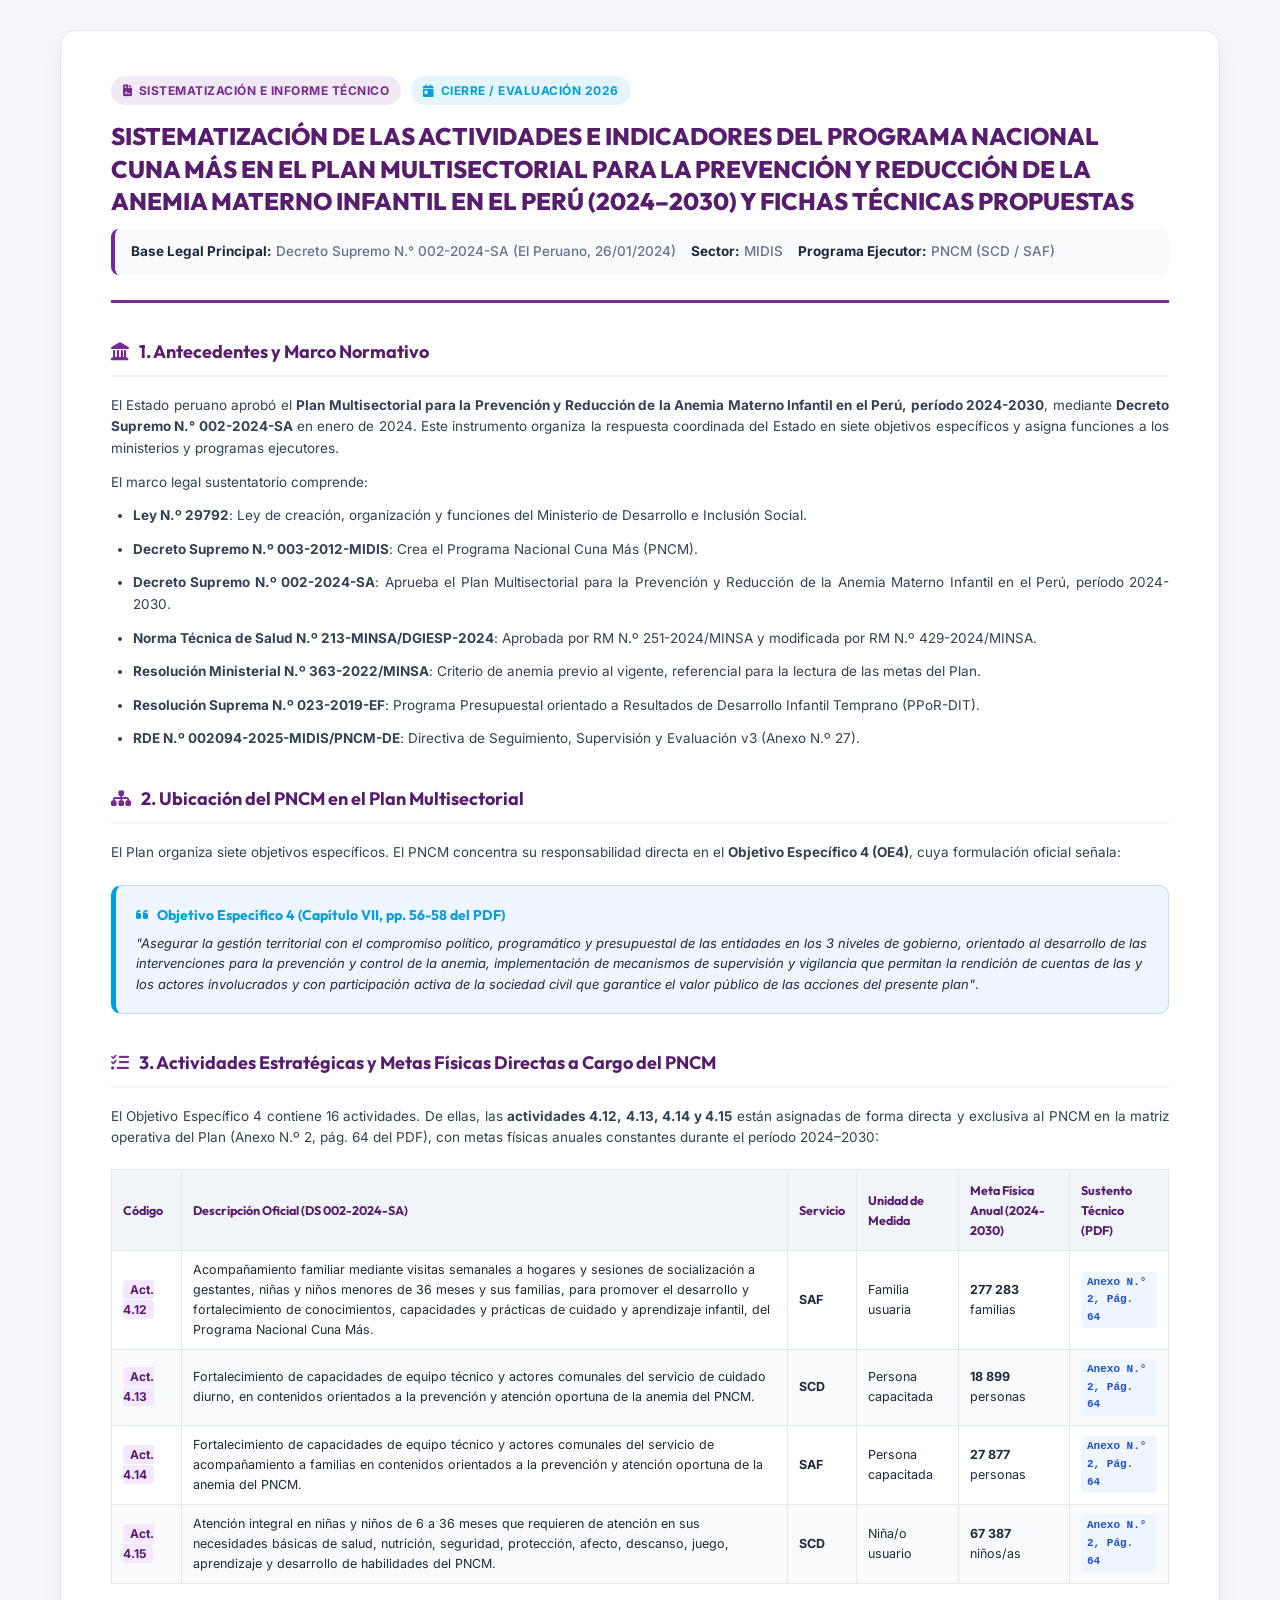
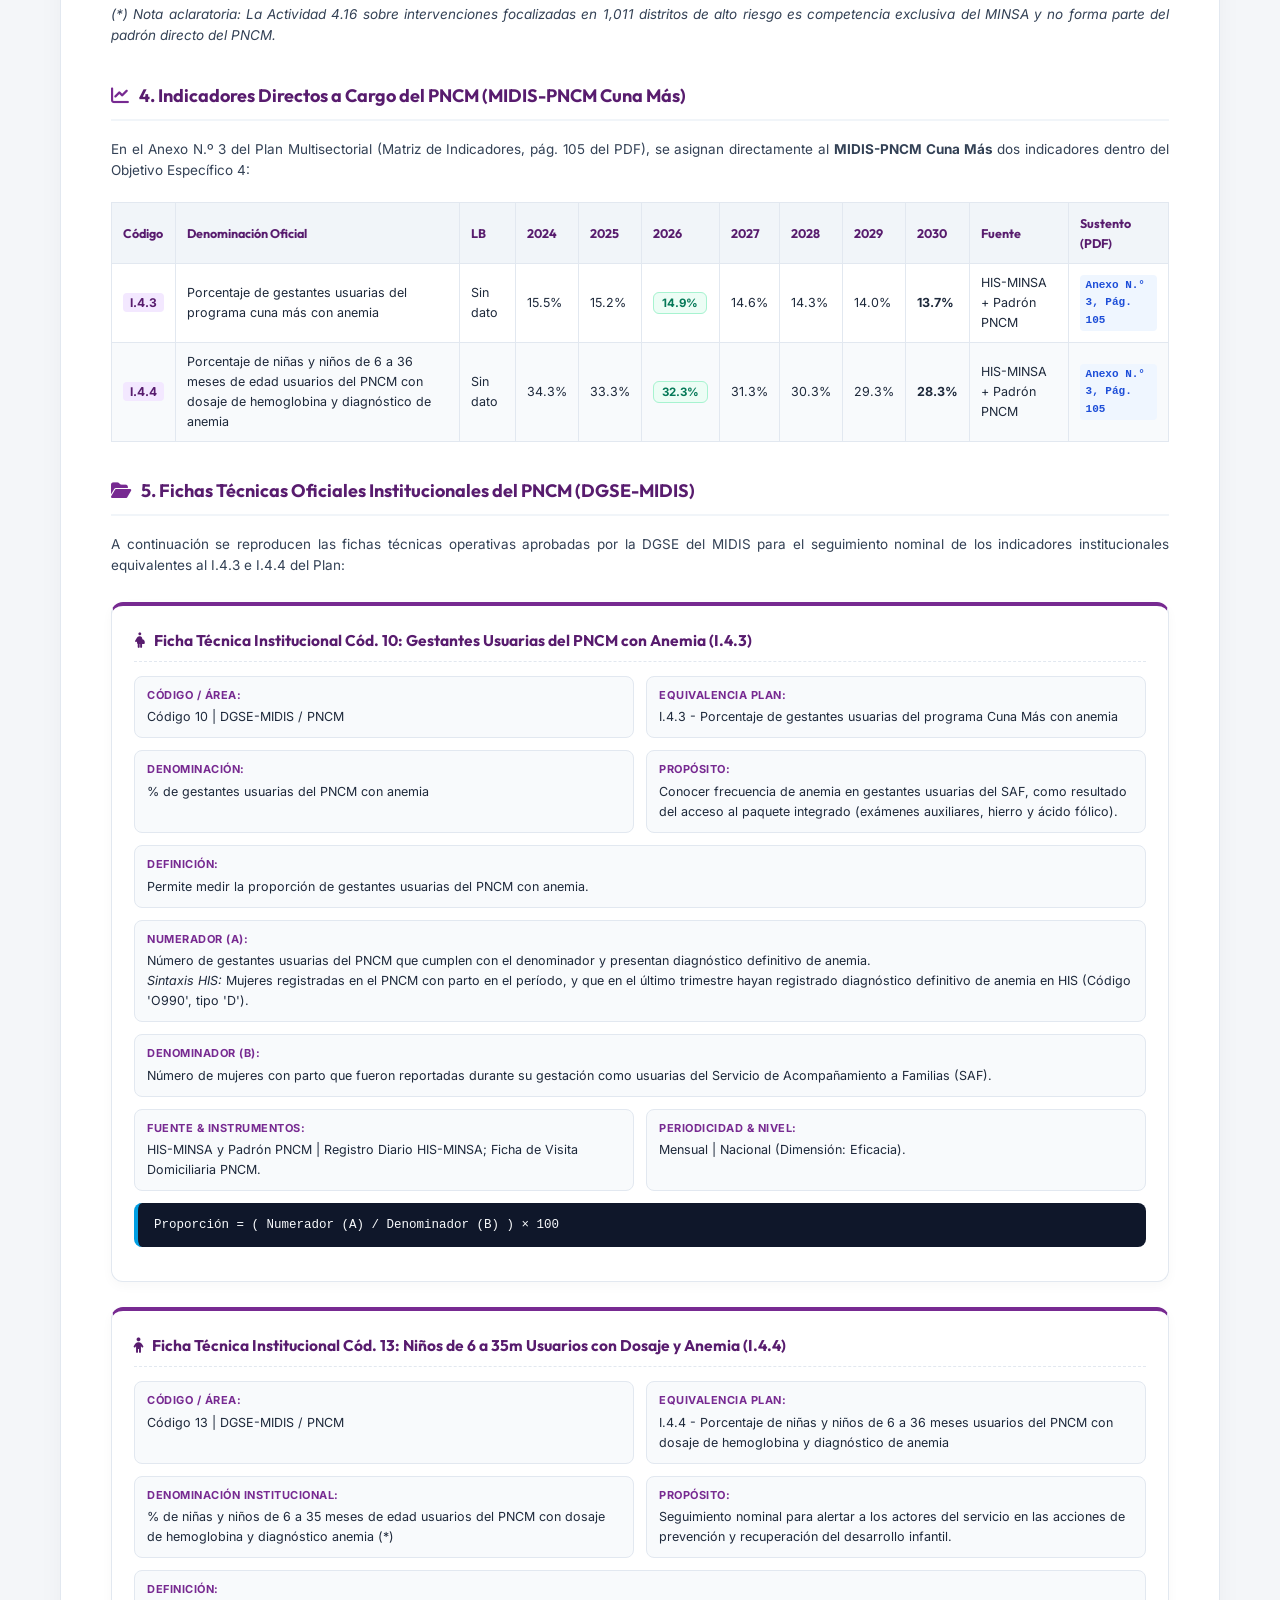
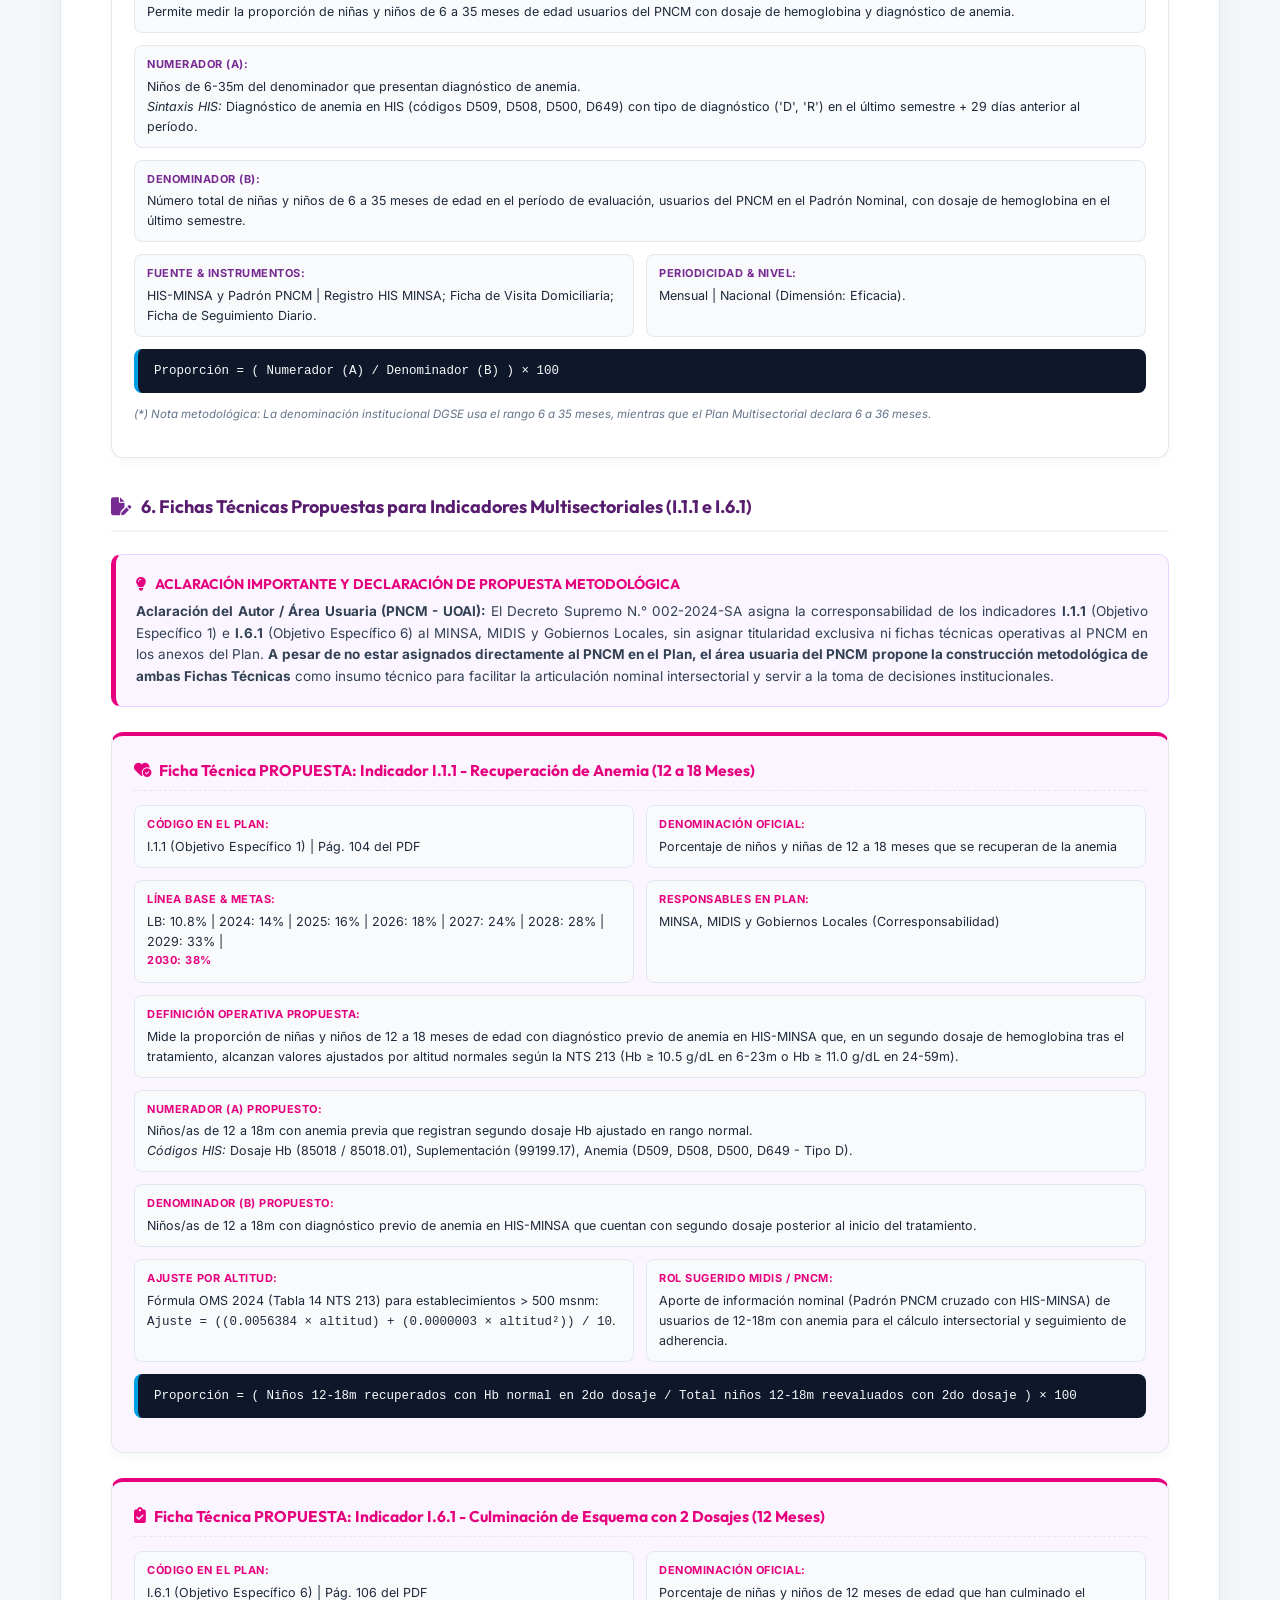
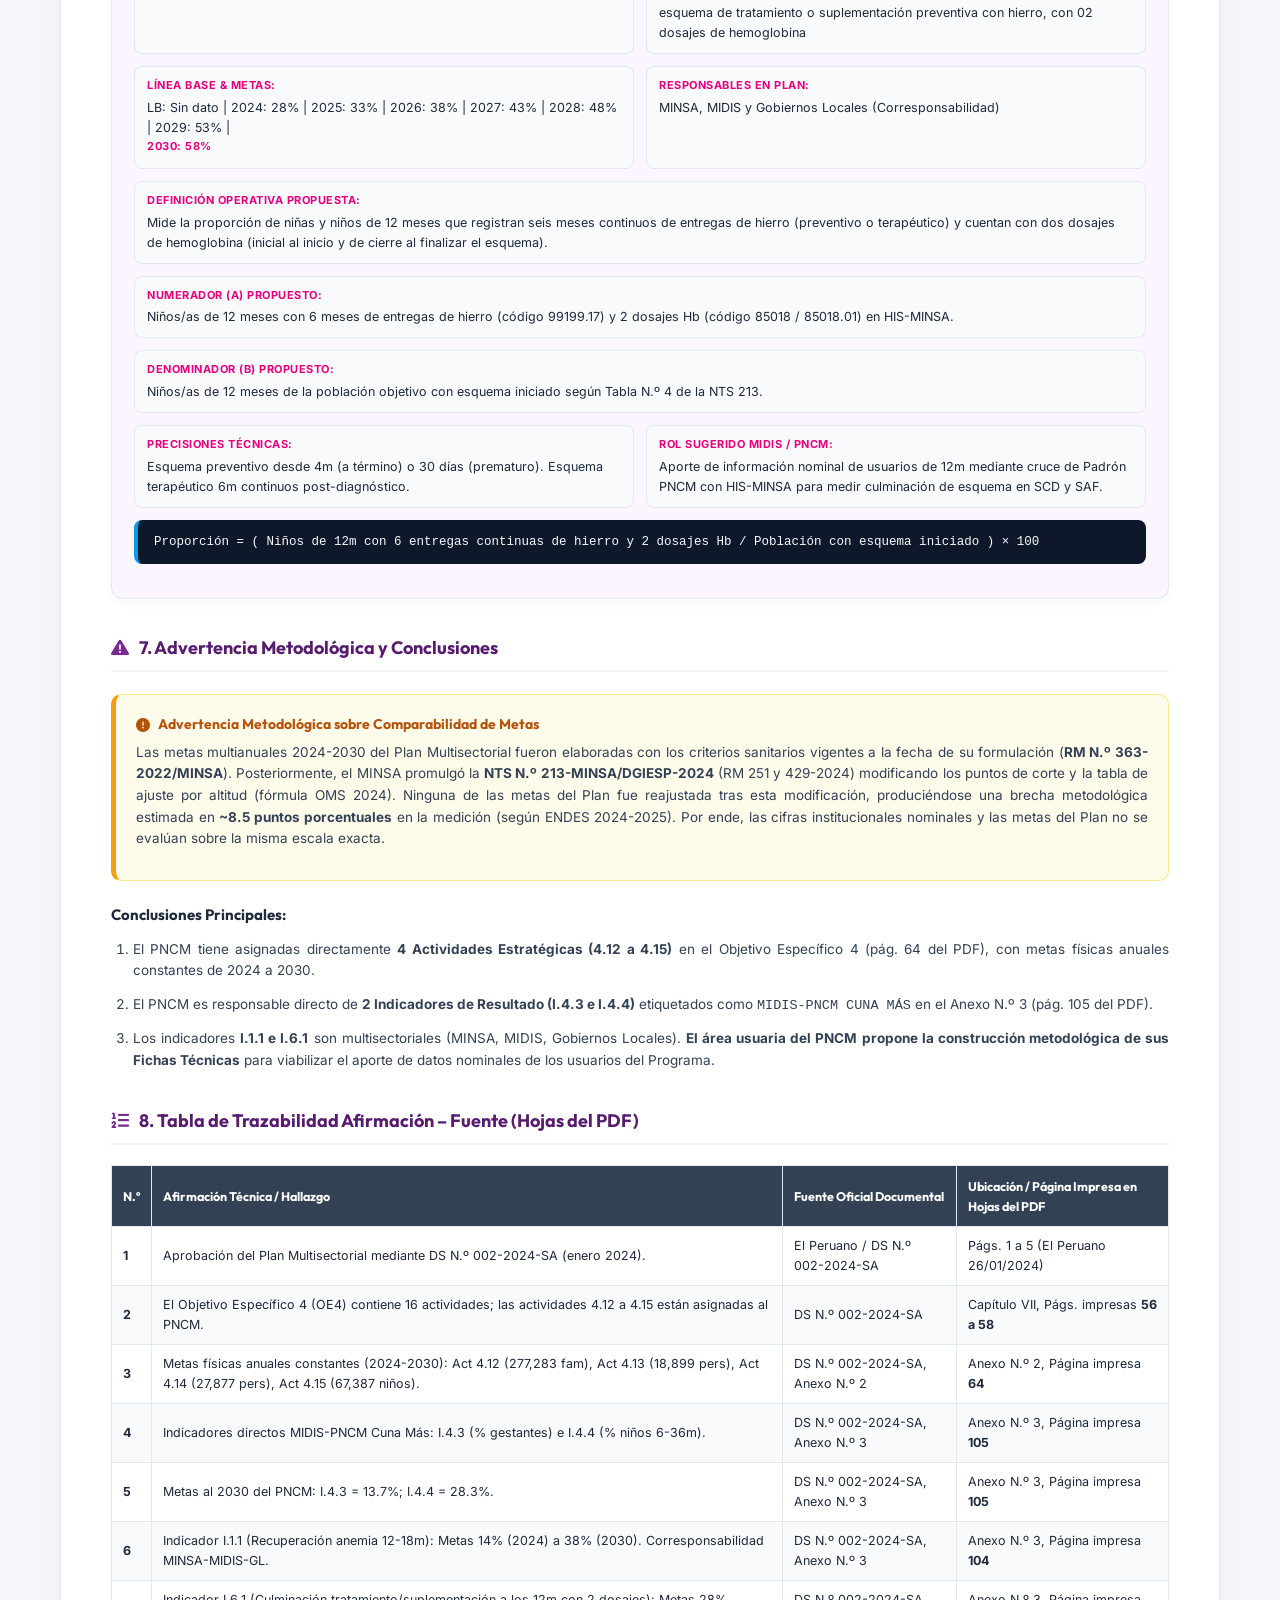
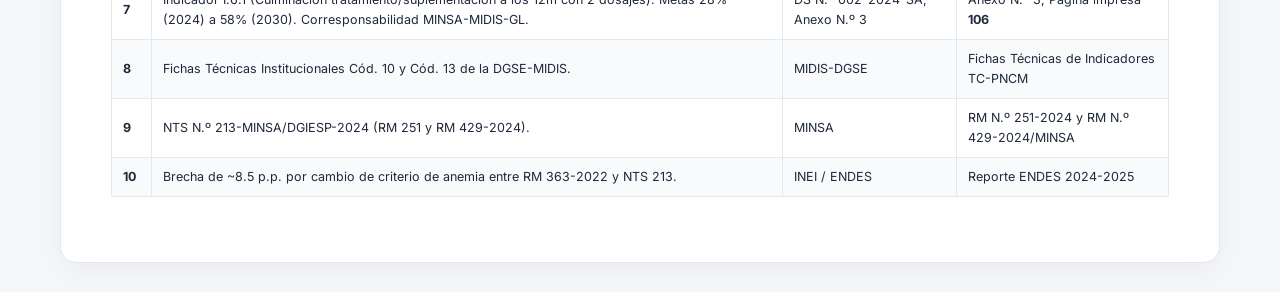
<file: Anemia_Plan_Multisectorial/Resumen_Plan_Multisectorial_Anemia_PNCM.html>
<!DOCTYPE html>
<html lang="es">
<head>
    <meta charset="UTF-8">
    <meta name="viewport" content="width=device-width, initial-scale=1.0">
    <title>Sistematización e Informe Técnico - PNCM Plan Multisectorial Anemia 2024-2030</title>
    <link href="https://fonts.googleapis.com/css2?family=Outfit:wght@300;400;500;600;700;800&family=Inter:wght@300;400;500;600;700&display=swap" rel="stylesheet">
    <link rel="stylesheet" href="https://cdnjs.cloudflare.com/ajax/libs/font-awesome/6.4.0/css/all.min.css">
    <style>
        :root {
            --primary: #772A91;
            --primary-dark: #581C6E;
            --secondary: #E6007E;
            --accent: #009FE3;
            --success: #10B981;
            --warning: #F59E0B;
            --danger: #EF4444;
            --bg-body: #F4F6F9;
            --card-bg: #FFFFFF;
            --text-main: #1E293B;
            --text-muted: #64748B;
            --border: #E2E8F0;
        }

        * { box-sizing: border-box; margin: 0; padding: 0; }
        body { font-family: 'Inter', sans-serif; background-color: var(--bg-body); color: var(--text-main); line-height: 1.6; padding: 30px 15px; }
        
        .container { max-width: 1160px; margin: 0 auto; background: var(--card-bg); padding: 45px 50px; border-radius: 16px; box-shadow: 0 10px 30px -5px rgba(0, 0, 0, 0.05); border: 1px solid var(--border); }
        
        .doc-header { border-bottom: 3px solid var(--primary); padding-bottom: 25px; margin-bottom: 35px; }
        .doc-badge-group { display: flex; gap: 10px; flex-wrap: wrap; margin-bottom: 15px; }
        .doc-badge { display: inline-flex; align-items: center; gap: 6px; background: rgba(119, 42, 145, 0.1); color: var(--primary); font-weight: 700; font-size: 12px; padding: 5px 12px; border-radius: 20px; text-transform: uppercase; letter-spacing: 0.5px; }
        .doc-badge.badge-date { background: rgba(0, 159, 227, 0.1); color: var(--accent); }
        h1 { font-family: 'Outfit', sans-serif; font-size: 24px; font-weight: 800; color: var(--primary-dark); line-height: 1.35; margin-bottom: 12px; }
        .meta-subtitle { font-size: 13.5px; color: var(--text-muted); font-weight: 500; display: flex; flex-wrap: wrap; gap: 15px; background: #F8FAFC; padding: 12px 16px; border-radius: 8px; border-left: 4px solid var(--primary); }
        .meta-subtitle strong { color: var(--text-main); }

        h2 { font-family: 'Outfit', sans-serif; font-size: 18px; font-weight: 700; color: var(--primary-dark); margin-top: 35px; margin-bottom: 18px; display: flex; align-items: center; gap: 10px; border-bottom: 2px solid #F1F5F9; padding-bottom: 8px; }
        h2 i { color: var(--primary); }
        h3 { font-family: 'Outfit', sans-serif; font-size: 15px; font-weight: 700; color: var(--text-main); margin-top: 22px; margin-bottom: 12px; }

        p, li { font-size: 13.5px; color: #334155; margin-bottom: 12px; text-align: justify; }
        ul, ol { padding-left: 22px; margin-bottom: 18px; }

        table { width: 100%; border-collapse: collapse; margin: 20px 0; font-size: 12.5px; }
        th { background: #F1F5F9; color: var(--primary-dark); font-weight: 700; text-align: left; padding: 10px 11px; border: 1px solid var(--border); font-family: 'Outfit', sans-serif; }
        td { padding: 9px 11px; border: 1px solid var(--border); vertical-align: middle; }
        tr:nth-child(even) { background-color: #F8FAFC; }
        tr:hover { background-color: #F1F5F9; }

        .badge-kpi { background: #ECFDF5; color: #047857; font-weight: 700; padding: 3px 8px; border-radius: 6px; border: 1px solid #A7F3D0; font-size: 11.5px; }
        .badge-ref { background: #EFF6FF; color: #1D4ED8; font-weight: 600; padding: 2px 6px; border-radius: 4px; font-size: 11px; font-family: monospace; display: inline-block; }
        .badge-code { background: #F3E8FF; color: var(--primary-dark); font-weight: 700; padding: 2px 7px; border-radius: 4px; font-size: 12px; }

        .alert-box { background: #FFFBEB; border: 1px solid #FDE68A; border-left: 5px solid var(--warning); padding: 18px 20px; border-radius: 10px; margin: 22px 0; font-size: 13px; }
        .alert-box.info { background: #EFF6FF; border-color: #BFDBFE; border-left-color: var(--accent); }
        .alert-box.proposal { background: #FAF5FF; border-color: #E9D5FF; border-left-color: var(--secondary); }
        .alert-title { font-family: 'Outfit', sans-serif; font-weight: 700; font-size: 14px; margin-bottom: 6px; display: flex; align-items: center; gap: 8px; }
        .alert-box.proposal .alert-title { color: var(--secondary); }
        .alert-box.info .alert-title { color: var(--accent); }
        .alert-box .alert-title { color: #B45309; }

        .ficha-box { background: #FFFFFF; border: 1px solid var(--border); border-top: 4px solid var(--primary); padding: 22px; border-radius: 12px; margin: 25px 0; box-shadow: 0 4px 12px rgba(0,0,0,0.03); }
        .ficha-box.proposal { border-top-color: var(--secondary); background: #FAF5FF; }
        .ficha-box h4 { font-family: 'Outfit', sans-serif; font-size: 15.5px; color: var(--primary-dark); margin-bottom: 14px; display: flex; align-items: center; gap: 8px; border-bottom: 1px dashed var(--border); padding-bottom: 8px; }
        .ficha-box.proposal h4 { color: var(--secondary); }
        .ficha-grid { display: grid; grid-template-columns: 1fr 1fr; gap: 12px; margin-top: 12px; font-size: 12.5px; }
        .ficha-item { background: #F8FAFC; padding: 10px 12px; border-radius: 8px; border: 1px solid var(--border); }
        .ficha-item.full { grid-column: span 2; }
        .ficha-item strong { color: var(--primary); display: block; margin-bottom: 3px; font-size: 11px; text-transform: uppercase; letter-spacing: 0.5px; }
        .ficha-box.proposal .ficha-item strong { color: var(--secondary); }

        .formula-box { background: #0F172A; color: #F8FAFC; font-family: 'Courier New', Courier, monospace; padding: 12px 16px; border-radius: 8px; font-size: 12.5px; margin: 12px 0; border-left: 4px solid var(--accent); }

        .trace-table th { background: #334155; color: #FFF; }

        @media print {
            body { padding: 0; background: #FFF; }
            .container { box-shadow: none; border: none; padding: 0; max-width: 100%; }
        }
    </style>
</head>
<body>

<div class="container">
    <div class="doc-header">
        <div class="doc-badge-group">
            <span class="doc-badge"><i class="fa-solid fa-file-contract"></i> Sistematización e Informe Técnico</span>
            <span class="doc-badge badge-date"><i class="fa-solid fa-calendar-day"></i> Cierre / Evaluación 2026</span>
        </div>
        <h1>SISTEMATIZACIÓN DE LAS ACTIVIDADES E INDICADORES DEL PROGRAMA NACIONAL CUNA MÁS EN EL PLAN MULTISECTORIAL PARA LA PREVENCIÓN Y REDUCCIÓN DE LA ANEMIA MATERNO INFANTIL EN EL PERÚ (2024–2030) Y FICHAS TÉCNICAS PROPUESTAS</h1>
        <div class="meta-subtitle">
            <div><strong>Base Legal Principal:</strong> Decreto Supremo N.° 002-2024-SA (El Peruano, 26/01/2024)</div>
            <div><strong>Sector:</strong> MIDIS</div>
            <div><strong>Programa Ejecutor:</strong> PNCM (SCD / SAF)</div>
        </div>
    </div>

    <h2><i class="fa-solid fa-landmark"></i> 1. Antecedentes y Marco Normativo</h2>
    <p>El Estado peruano aprobó el <strong>Plan Multisectorial para la Prevención y Reducción de la Anemia Materno Infantil en el Perú, período 2024-2030</strong>, mediante <strong>Decreto Supremo N.° 002-2024-SA</strong> en enero de 2024. Este instrumento organiza la respuesta coordinada del Estado en siete objetivos específicos y asigna funciones a los ministerios y programas ejecutores.</p>
    <p>El marco legal sustentatorio comprende:</p>
    <ul>
        <li><strong>Ley N.º 29792</strong>: Ley de creación, organización y funciones del Ministerio de Desarrollo e Inclusión Social.</li>
        <li><strong>Decreto Supremo N.º 003-2012-MIDIS</strong>: Crea el Programa Nacional Cuna Más (PNCM).</li>
        <li><strong>Decreto Supremo N.º 002-2024-SA</strong>: Aprueba el Plan Multisectorial para la Prevención y Reducción de la Anemia Materno Infantil en el Perú, período 2024-2030.</li>
        <li><strong>Norma Técnica de Salud N.º 213-MINSA/DGIESP-2024</strong>: Aprobada por RM N.º 251-2024/MINSA y modificada por RM N.º 429-2024/MINSA.</li>
        <li><strong>Resolución Ministerial N.º 363-2022/MINSA</strong>: Criterio de anemia previo al vigente, referencial para la lectura de las metas del Plan.</li>
        <li><strong>Resolución Suprema N.º 023-2019-EF</strong>: Programa Presupuestal orientado a Resultados de Desarrollo Infantil Temprano (PPoR-DIT).</li>
        <li><strong>RDE N.º 002094-2025-MIDIS/PNCM-DE</strong>: Directiva de Seguimiento, Supervisión y Evaluación v3 (Anexo N.º 27).</li>
    </ul>

    <h2><i class="fa-solid fa-sitemap"></i> 2. Ubicación del PNCM en el Plan Multisectorial</h2>
    <p>El Plan organiza siete objetivos específicos. El PNCM concentra su responsabilidad directa en el <strong>Objetivo Específico 4 (OE4)</strong>, cuya formulación oficial señala:</p>
    <div class="alert-box info">
        <div class="alert-title"><i class="fa-solid fa-quote-left"></i> Objetivo Específico 4 (Capítulo VII, pp. 56-58 del PDF)</div>
        <em>"Asegurar la gestión territorial con el compromiso político, programático y presupuestal de las entidades en los 3 niveles de gobierno, orientado al desarrollo de las intervenciones para la prevención y control de la anemia, implementación de mecanismos de supervisión y vigilancia que permitan la rendición de cuentas de las y los actores involucrados y con participación activa de la sociedad civil que garantice el valor público de las acciones del presente plan"</em>.
    </div>

    <h2><i class="fa-solid fa-list-check"></i> 3. Actividades Estratégicas y Metas Físicas Directas a Cargo del PNCM</h2>
    <p>El Objetivo Específico 4 contiene 16 actividades. De ellas, las <strong>actividades 4.12, 4.13, 4.14 y 4.15</strong> están asignadas de forma directa y exclusiva al PNCM en la matriz operativa del Plan (Anexo N.º 2, pág. 64 del PDF), con metas físicas anuales constantes durante el período 2024–2030:</p>

    <table>
        <thead>
            <tr>
                <th>Código</th>
                <th>Descripción Oficial (DS 002-2024-SA)</th>
                <th>Servicio</th>
                <th>Unidad de Medida</th>
                <th>Meta Física Anual (2024-2030)</th>
                <th>Sustento Técnico (PDF)</th>
            </tr>
        </thead>
        <tbody>
            <tr>
                <td><span class="badge-code">Act. 4.12</span></td>
                <td>Acompañamiento familiar mediante visitas semanales a hogares y sesiones de socialización a gestantes, niñas y niños menores de 36 meses y sus familias, para promover el desarrollo y fortalecimiento de conocimientos, capacidades y prácticas de cuidado y aprendizaje infantil, del Programa Nacional Cuna Más.</td>
                <td><strong>SAF</strong></td>
                <td>Familia usuaria</td>
                <td><strong>277 283</strong> familias</td>
                <td><span class="badge-ref">Anexo N.° 2, Pág. 64</span></td>
            </tr>
            <tr>
                <td><span class="badge-code">Act. 4.13</span></td>
                <td>Fortalecimiento de capacidades de equipo técnico y actores comunales del servicio de cuidado diurno, en contenidos orientados a la prevención y atención oportuna de la anemia del PNCM.</td>
                <td><strong>SCD</strong></td>
                <td>Persona capacitada</td>
                <td><strong>18 899</strong> personas</td>
                <td><span class="badge-ref">Anexo N.° 2, Pág. 64</span></td>
            </tr>
            <tr>
                <td><span class="badge-code">Act. 4.14</span></td>
                <td>Fortalecimiento de capacidades de equipo técnico y actores comunales del servicio de acompañamiento a familias en contenidos orientados a la prevención y atención oportuna de la anemia del PNCM.</td>
                <td><strong>SAF</strong></td>
                <td>Persona capacitada</td>
                <td><strong>27 877</strong> personas</td>
                <td><span class="badge-ref">Anexo N.° 2, Pág. 64</span></td>
            </tr>
            <tr>
                <td><span class="badge-code">Act. 4.15</span></td>
                <td>Atención integral en niñas y niños de 6 a 36 meses que requieren de atención en sus necesidades básicas de salud, nutrición, seguridad, protección, afecto, descanso, juego, aprendizaje y desarrollo de habilidades del PNCM.</td>
                <td><strong>SCD</strong></td>
                <td>Niña/o usuario</td>
                <td><strong>67 387</strong> niños/as</td>
                <td><span class="badge-ref">Anexo N.° 2, Pág. 64</span></td>
            </tr>
        </tbody>
    </table>
    <p><em>(*) Nota aclaratoria: La Actividad 4.16 sobre intervenciones focalizadas en 1,011 distritos de alto riesgo es competencia exclusiva del MINSA y no forma parte del padrón directo del PNCM.</em></p>

    <h2><i class="fa-solid fa-chart-line"></i> 4. Indicadores Directos a Cargo del PNCM (MIDIS-PNCM Cuna Más)</h2>
    <p>En el Anexo N.º 3 del Plan Multisectorial (Matriz de Indicadores, pág. 105 del PDF), se asignan directamente al <strong>MIDIS-PNCM Cuna Más</strong> dos indicadores dentro del Objetivo Específico 4:</p>

    <table>
        <thead>
            <tr>
                <th>Código</th>
                <th>Denominación Oficial</th>
                <th>LB</th>
                <th>2024</th>
                <th>2025</th>
                <th>2026</th>
                <th>2027</th>
                <th>2028</th>
                <th>2029</th>
                <th>2030</th>
                <th>Fuente</th>
                <th>Sustento (PDF)</th>
            </tr>
        </thead>
        <tbody>
            <tr>
                <td><span class="badge-code">I.4.3</span></td>
                <td>Porcentaje de gestantes usuarias del programa cuna más con anemia</td>
                <td>Sin dato</td>
                <td>15.5%</td>
                <td>15.2%</td>
                <td><span class="badge-kpi">14.9%</span></td>
                <td>14.6%</td>
                <td>14.3%</td>
                <td>14.0%</td>
                <td><strong>13.7%</strong></td>
                <td>HIS-MINSA + Padrón PNCM</td>
                <td><span class="badge-ref">Anexo N.° 3, Pág. 105</span></td>
            </tr>
            <tr>
                <td><span class="badge-code">I.4.4</span></td>
                <td>Porcentaje de niñas y niños de 6 a 36 meses de edad usuarios del PNCM con dosaje de hemoglobina y diagnóstico de anemia</td>
                <td>Sin dato</td>
                <td>34.3%</td>
                <td>33.3%</td>
                <td><span class="badge-kpi">32.3%</span></td>
                <td>31.3%</td>
                <td>30.3%</td>
                <td>29.3%</td>
                <td><strong>28.3%</strong></td>
                <td>HIS-MINSA + Padrón PNCM</td>
                <td><span class="badge-ref">Anexo N.° 3, Pág. 105</span></td>
            </tr>
        </tbody>
    </table>

    <h2><i class="fa-solid fa-folder-open"></i> 5. Fichas Técnicas Oficiales Institucionales del PNCM (DGSE-MIDIS)</h2>
    <p>A continuación se reproducen las fichas técnicas operativas aprobadas por la DGSE del MIDIS para el seguimiento nominal de los indicadores institucionales equivalentes al I.4.3 e I.4.4 del Plan:</p>

    <!-- FICHA CÓDIGO 10 (I.4.3) -->
    <div class="ficha-box">
        <h4><i class="fa-solid fa-person-pregnant"></i> Ficha Técnica Institucional Cód. 10: Gestantes Usuarias del PNCM con Anemia (I.4.3)</h4>
        <div class="ficha-grid">
            <div class="ficha-item"><strong>Código / Área:</strong> Código 10 | DGSE-MIDIS / PNCM</div>
            <div class="ficha-item"><strong>Equivalencia Plan:</strong> I.4.3 - Porcentaje de gestantes usuarias del programa Cuna Más con anemia</div>
            <div class="ficha-item"><strong>Denominación:</strong> % de gestantes usuarias del PNCM con anemia</div>
            <div class="ficha-item"><strong>Propósito:</strong> Conocer frecuencia de anemia en gestantes usuarias del SAF, como resultado del acceso al paquete integrado (exámenes auxiliares, hierro y ácido fólico).</div>
            <div class="ficha-item full"><strong>Definición:</strong> Permite medir la proporción de gestantes usuarias del PNCM con anemia.</div>
            <div class="ficha-item full"><strong>Numerador (A):</strong> Número de gestantes usuarias del PNCM que cumplen con el denominador y presentan diagnóstico definitivo de anemia. <br><em>Sintaxis HIS:</em> Mujeres registradas en el PNCM con parto en el período, y que en el último trimestre hayan registrado diagnóstico definitivo de anemia en HIS (Código 'O990', tipo 'D').</div>
            <div class="ficha-item full"><strong>Denominador (B):</strong> Número de mujeres con parto que fueron reportadas durante su gestación como usuarias del Servicio de Acompañamiento a Familias (SAF).</div>
            <div class="ficha-item"><strong>Fuente & Instrumentos:</strong> HIS-MINSA y Padrón PNCM | Registro Diario HIS-MINSA; Ficha de Visita Domiciliaria PNCM.</div>
            <div class="ficha-item"><strong>Periodicidad & Nivel:</strong> Mensual | Nacional (Dimensión: Eficacia).</div>
        </div>
        <div class="formula-box">Proporción = ( Numerador (A) / Denominador (B) ) × 100</div>
    </div>

    <!-- FICHA CÓDIGO 13 (I.4.4) -->
    <div class="ficha-box">
        <h4><i class="fa-solid fa-child"></i> Ficha Técnica Institucional Cód. 13: Niños de 6 a 35m Usuarios con Dosaje y Anemia (I.4.4)</h4>
        <div class="ficha-grid">
            <div class="ficha-item"><strong>Código / Área:</strong> Código 13 | DGSE-MIDIS / PNCM</div>
            <div class="ficha-item"><strong>Equivalencia Plan:</strong> I.4.4 - Porcentaje de niñas y niños de 6 a 36 meses usuarios del PNCM con dosaje de hemoglobina y diagnóstico de anemia</div>
            <div class="ficha-item"><strong>Denominación Institucional:</strong> % de niñas y niños de 6 a 35 meses de edad usuarios del PNCM con dosaje de hemoglobina y diagnóstico anemia (*)</div>
            <div class="ficha-item"><strong>Propósito:</strong> Seguimiento nominal para alertar a los actores del servicio en las acciones de prevención y recuperación del desarrollo infantil.</div>
            <div class="ficha-item full"><strong>Definición:</strong> Permite medir la proporción de niñas y niños de 6 a 35 meses de edad usuarios del PNCM con dosaje de hemoglobina y diagnóstico de anemia.</div>
            <div class="ficha-item full"><strong>Numerador (A):</strong> Niños de 6-35m del denominador que presentan diagnóstico de anemia. <br><em>Sintaxis HIS:</em> Diagnóstico de anemia en HIS (códigos D509, D508, D500, D649) con tipo de diagnóstico ('D', 'R') en el último semestre + 29 días anterior al período.</div>
            <div class="ficha-item full"><strong>Denominador (B):</strong> Número total de niñas y niños de 6 a 35 meses de edad en el período de evaluación, usuarios del PNCM en el Padrón Nominal, con dosaje de hemoglobina en el último semestre.</div>
            <div class="ficha-item"><strong>Fuente & Instrumentos:</strong> HIS-MINSA y Padrón PNCM | Registro HIS MINSA; Ficha de Visita Domiciliaria; Ficha de Seguimiento Diario.</div>
            <div class="ficha-item"><strong>Periodicidad & Nivel:</strong> Mensual | Nacional (Dimensión: Eficacia).</div>
        </div>
        <div class="formula-box">Proporción = ( Numerador (A) / Denominador (B) ) × 100</div>
        <p style="font-size: 11.5px; color: var(--text-muted); margin-top: 8px;"><em>(*) Nota metodológica: La denominación institucional DGSE usa el rango 6 a 35 meses, mientras que el Plan Multisectorial declara 6 a 36 meses.</em></p>
    </div>

    <h2><i class="fa-solid fa-file-pen"></i> 6. Fichas Técnicas Propuestas para Indicadores Multisectoriales (I.1.1 e I.6.1)</h2>
    
    <div class="alert-box proposal">
        <div class="alert-title"><i class="fa-solid fa-lightbulb"></i> ACLARACIÓN IMPORTANTE Y DECLARACIÓN DE PROPUESTA METODOLÓGICA</div>
        <p style="margin-bottom: 0;"><strong>Aclaración del Autor / Área Usuaria (PNCM - UOAI):</strong> El Decreto Supremo N.° 002-2024-SA asigna la corresponsabilidad de los indicadores <strong>I.1.1</strong> (Objetivo Específico 1) e <strong>I.6.1</strong> (Objetivo Específico 6) al MINSA, MIDIS y Gobiernos Locales, sin asignar titularidad exclusiva ni fichas técnicas operativas al PNCM en los anexos del Plan. <strong>A pesar de no estar asignados directamente al PNCM en el Plan, el área usuaria del PNCM propone la construcción metodológica de ambas Fichas Técnicas</strong> como insumo técnico para facilitar la articulación nominal intersectorial y servir a la toma de decisiones institucionales.</p>
    </div>

    <!-- FICHA PROPUESTA I.1.1 -->
    <div class="ficha-box proposal">
        <h4><i class="fa-solid fa-heart-circle-check"></i> Ficha Técnica PROPUESTA: Indicador I.1.1 - Recuperación de Anemia (12 a 18 Meses)</h4>
        <div class="ficha-grid">
            <div class="ficha-item"><strong>Código en el Plan:</strong> I.1.1 (Objetivo Específico 1) | Pág. 104 del PDF</div>
            <div class="ficha-item"><strong>Denominación Oficial:</strong> Porcentaje de niños y niñas de 12 a 18 meses que se recuperan de la anemia</div>
            <div class="ficha-item"><strong>Línea Base & Metas:</strong> LB: 10.8% | 2024: 14% | 2025: 16% | 2026: 18% | 2027: 24% | 2028: 28% | 2029: 33% | <strong>2030: 38%</strong></div>
            <div class="ficha-item"><strong>Responsables en Plan:</strong> MINSA, MIDIS y Gobiernos Locales (Corresponsabilidad)</div>
            <div class="ficha-item full"><strong>Definición Operativa Propuesta:</strong> Mide la proporción de niñas y niños de 12 a 18 meses de edad con diagnóstico previo de anemia en HIS-MINSA que, en un segundo dosaje de hemoglobina tras el tratamiento, alcanzan valores ajustados por altitud normales según la NTS 213 (Hb ≥ 10.5 g/dL en 6-23m o Hb ≥ 11.0 g/dL en 24-59m).</div>
            <div class="ficha-item full"><strong>Numerador (A) Propuesto:</strong> Niños/as de 12 a 18m con anemia previa que registran segundo dosaje Hb ajustado en rango normal. <br><em>Códigos HIS:</em> Dosaje Hb (85018 / 85018.01), Suplementación (99199.17), Anemia (D509, D508, D500, D649 - Tipo D).</div>
            <div class="ficha-item full"><strong>Denominador (B) Propuesto:</strong> Niños/as de 12 a 18m con diagnóstico previo de anemia en HIS-MINSA que cuentan con segundo dosaje posterior al inicio del tratamiento.</div>
            <div class="ficha-item"><strong>Ajuste por Altitud:</strong> Fórmula OMS 2024 (Tabla 14 NTS 213) para establecimientos &gt; 500 msnm: <code>Ajuste = ((0.0056384 × altitud) + (0.0000003 × altitud²)) / 10</code>.</div>
            <div class="ficha-item"><strong>Rol Sugerido MIDIS / PNCM:</strong> Aporte de información nominal (Padrón PNCM cruzado con HIS-MINSA) de usuarios de 12-18m con anemia para el cálculo intersectorial y seguimiento de adherencia.</div>
        </div>
        <div class="formula-box">Proporción = ( Niños 12-18m recuperados con Hb normal en 2do dosaje / Total niños 12-18m reevaluados con 2do dosaje ) × 100</div>
    </div>

    <!-- FICHA PROPUESTA I.6.1 -->
    <div class="ficha-box proposal">
        <h4><i class="fa-solid fa-clipboard-check"></i> Ficha Técnica PROPUESTA: Indicador I.6.1 - Culminación de Esquema con 2 Dosajes (12 Meses)</h4>
        <div class="ficha-grid">
            <div class="ficha-item"><strong>Código en el Plan:</strong> I.6.1 (Objetivo Específico 6) | Pág. 106 del PDF</div>
            <div class="ficha-item"><strong>Denominación Oficial:</strong> Porcentaje de niñas y niños de 12 meses de edad que han culminado el esquema de tratamiento o suplementación preventiva con hierro, con 02 dosajes de hemoglobina</div>
            <div class="ficha-item"><strong>Línea Base & Metas:</strong> LB: Sin dato | 2024: 28% | 2025: 33% | 2026: 38% | 2027: 43% | 2028: 48% | 2029: 53% | <strong>2030: 58%</strong></div>
            <div class="ficha-item"><strong>Responsables en Plan:</strong> MINSA, MIDIS y Gobiernos Locales (Corresponsabilidad)</div>
            <div class="ficha-item full"><strong>Definición Operativa Propuesta:</strong> Mide la proporción de niñas y niños de 12 meses que registran seis meses continuos de entregas de hierro (preventivo o terapéutico) y cuentan con dos dosajes de hemoglobina (inicial al inicio y de cierre al finalizar el esquema).</div>
            <div class="ficha-item full"><strong>Numerador (A) Propuesto:</strong> Niños/as de 12 meses con 6 meses de entregas de hierro (código 99199.17) y 2 dosajes Hb (código 85018 / 85018.01) en HIS-MINSA.</div>
            <div class="ficha-item full"><strong>Denominador (B) Propuesto:</strong> Niños/as de 12 meses de la población objetivo con esquema iniciado según Tabla N.º 4 de la NTS 213.</div>
            <div class="ficha-item"><strong>Precisiones Técnicas:</strong> Esquema preventivo desde 4m (a término) o 30 días (prematuro). Esquema terapéutico 6m continuos post-diagnóstico.</div>
            <div class="ficha-item"><strong>Rol Sugerido MIDIS / PNCM:</strong> Aporte de información nominal de usuarios de 12m mediante cruce de Padrón PNCM con HIS-MINSA para medir culminación de esquema en SCD y SAF.</div>
        </div>
        <div class="formula-box">Proporción = ( Niños de 12m con 6 entregas continuas de hierro y 2 dosajes Hb / Población con esquema iniciado ) × 100</div>
    </div>

    <h2><i class="fa-solid fa-triangle-exclamation"></i> 7. Advertencia Metodológica y Conclusiones</h2>
    <div class="alert-box">
        <div class="alert-title"><i class="fa-solid fa-circle-exclamation"></i> Advertencia Metodológica sobre Comparabilidad de Metas</div>
        <p>Las metas multianuales 2024-2030 del Plan Multisectorial fueron elaboradas con los criterios sanitarios vigentes a la fecha de su formulación (<strong>RM N.º 363-2022/MINSA</strong>). Posteriormente, el MINSA promulgó la <strong>NTS N.º 213-MINSA/DGIESP-2024</strong> (RM 251 y 429-2024) modificando los puntos de corte y la tabla de ajuste por altitud (fórmula OMS 2024). Ninguna de las metas del Plan fue reajustada tras esta modificación, produciéndose una brecha metodológica estimada en <strong>~8.5 puntos porcentuales</strong> en la medición (según ENDES 2024-2025). Por ende, las cifras institucionales nominales y las metas del Plan no se evalúan sobre la misma escala exacta.</p>
    </div>

    <h3>Conclusiones Principales:</h3>
    <ol>
        <li>El PNCM tiene asignadas directamente <strong>4 Actividades Estratégicas (4.12 a 4.15)</strong> en el Objetivo Específico 4 (pág. 64 del PDF), con metas físicas anuales constantes de 2024 a 2030.</li>
        <li>El PNCM es responsable directo de <strong>2 Indicadores de Resultado (I.4.3 e I.4.4)</strong> etiquetados como <code>MIDIS-PNCM CUNA MÁS</code> en el Anexo N.º 3 (pág. 105 del PDF).</li>
        <li>Los indicadores <strong>I.1.1 e I.6.1</strong> son multisectoriales (MINSA, MIDIS, Gobiernos Locales). <strong>El área usuaria del PNCM propone la construcción metodológica de sus Fichas Técnicas</strong> para viabilizar el aporte de datos nominales de los usuarios del Programa.</li>
    </ol>

    <h2><i class="fa-solid fa-list-ol"></i> 8. Tabla de Trazabilidad Afirmación – Fuente (Hojas del PDF)</h2>
    <table class="trace-table">
        <thead>
            <tr>
                <th>N.º</th>
                <th>Afirmación Técnica / Hallazgo</th>
                <th>Fuente Oficial Documental</th>
                <th>Ubicación / Página Impresa en Hojas del PDF</th>
            </tr>
        </thead>
        <tbody>
            <tr>
                <td><strong>1</strong></td>
                <td>Aprobación del Plan Multisectorial mediante DS N.º 002-2024-SA (enero 2024).</td>
                <td>El Peruano / DS N.º 002-2024-SA</td>
                <td>Págs. 1 a 5 (El Peruano 26/01/2024)</td>
            </tr>
            <tr>
                <td><strong>2</strong></td>
                <td>El Objetivo Específico 4 (OE4) contiene 16 actividades; las actividades 4.12 a 4.15 están asignadas al PNCM.</td>
                <td>DS N.º 002-2024-SA</td>
                <td>Capítulo VII, Págs. impresas <strong>56 a 58</strong></td>
            </tr>
            <tr>
                <td><strong>3</strong></td>
                <td>Metas físicas anuales constantes (2024-2030): Act 4.12 (277,283 fam), Act 4.13 (18,899 pers), Act 4.14 (27,877 pers), Act 4.15 (67,387 niños).</td>
                <td>DS N.º 002-2024-SA, Anexo N.º 2</td>
                <td>Anexo N.º 2, Página impresa <strong>64</strong></td>
            </tr>
            <tr>
                <td><strong>4</strong></td>
                <td>Indicadores directos MIDIS-PNCM Cuna Más: I.4.3 (% gestantes) e I.4.4 (% niños 6-36m).</td>
                <td>DS N.º 002-2024-SA, Anexo N.º 3</td>
                <td>Anexo N.º 3, Página impresa <strong>105</strong></td>
            </tr>
            <tr>
                <td><strong>5</strong></td>
                <td>Metas al 2030 del PNCM: I.4.3 = 13.7%; I.4.4 = 28.3%.</td>
                <td>DS N.º 002-2024-SA, Anexo N.º 3</td>
                <td>Anexo N.º 3, Página impresa <strong>105</strong></td>
            </tr>
            <tr>
                <td><strong>6</strong></td>
                <td>Indicador I.1.1 (Recuperación anemia 12-18m): Metas 14% (2024) a 38% (2030). Corresponsabilidad MINSA-MIDIS-GL.</td>
                <td>DS N.º 002-2024-SA, Anexo N.º 3</td>
                <td>Anexo N.º 3, Página impresa <strong>104</strong></td>
            </tr>
            <tr>
                <td><strong>7</strong></td>
                <td>Indicador I.6.1 (Culminación tratamiento/suplementación a los 12m con 2 dosajes): Metas 28% (2024) a 58% (2030). Corresponsabilidad MINSA-MIDIS-GL.</td>
                <td>DS N.º 002-2024-SA, Anexo N.º 3</td>
                <td>Anexo N.º 3, Página impresa <strong>106</strong></td>
            </tr>
            <tr>
                <td><strong>8</strong></td>
                <td>Fichas Técnicas Institucionales Cód. 10 y Cód. 13 de la DGSE-MIDIS.</td>
                <td>MIDIS-DGSE</td>
                <td>Fichas Técnicas de Indicadores TC-PNCM</td>
            </tr>
            <tr>
                <td><strong>9</strong></td>
                <td>NTS N.º 213-MINSA/DGIESP-2024 (RM 251 y RM 429-2024).</td>
                <td>MINSA</td>
                <td>RM N.º 251-2024 y RM N.º 429-2024/MINSA</td>
            </tr>
            <tr>
                <td><strong>10</strong></td>
                <td>Brecha de ~8.5 p.p. por cambio de criterio de anemia entre RM 363-2022 y NTS 213.</td>
                <td>INEI / ENDES</td>
                <td>Reporte ENDES 2024-2025</td>
            </tr>
        </tbody>
    </table>

</div>

</body>
</html>
</file>
